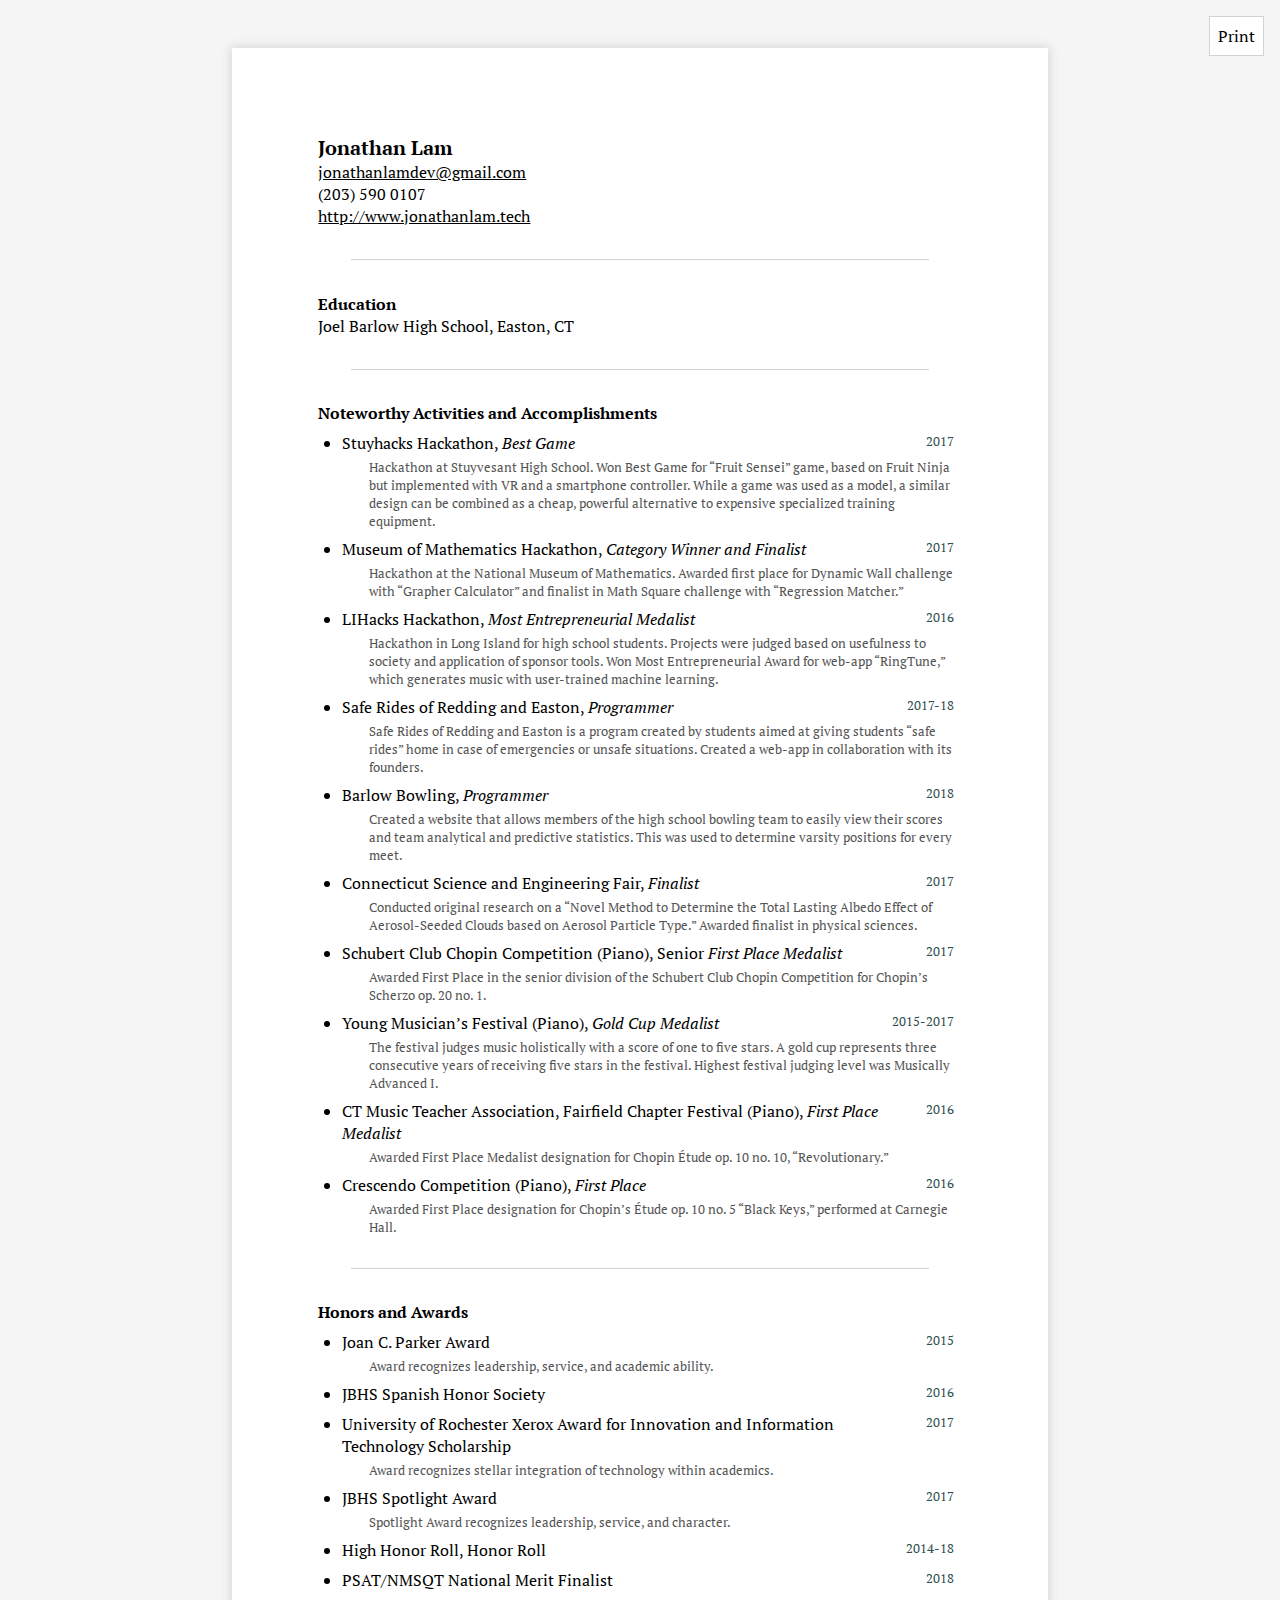
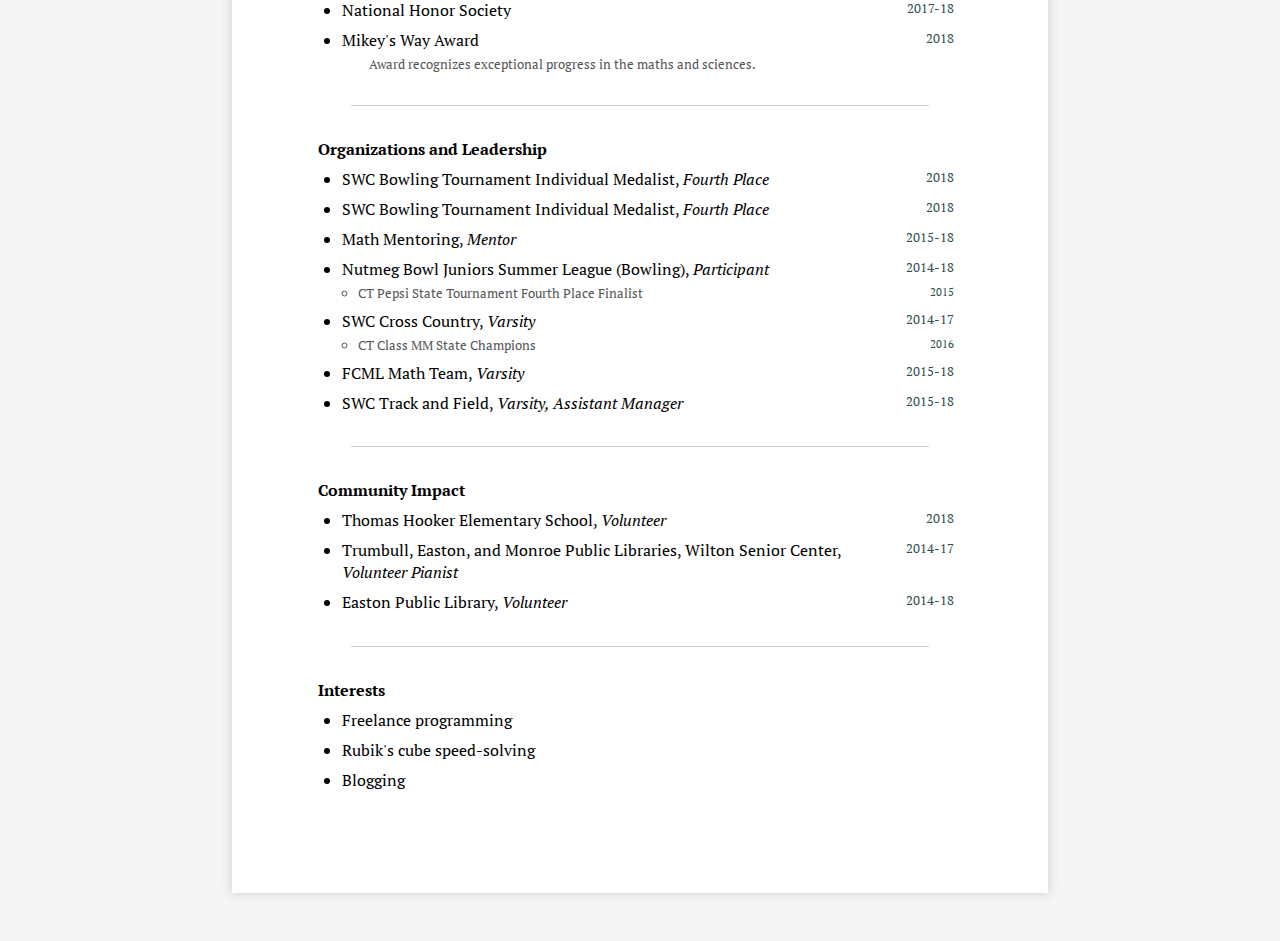
<file: hs-resume/index.html>
<!doctype html>
<html>
  <head>
    <title>Jonathan Lam &mdash; Résumé</title>
    <link rel='stylesheet' href='https://fonts.googleapis.com/css?family=PT+Serif:400,700'>
    <link rel='stylesheet' href='../resume.css'>
  </head>
  <body>
    <div id='printButton' onclick='print()'>Print</div>
    <h1>Jonathan Lam</h1>
    <p><a href='mailto:jonathanlamdev@gmail.com' target='_blank'>jonathanlamdev@gmail.com</a></p>
    <p>(203) 590 0107</p>
    <p><a href='../'>http://www.jonathanlam.tech</a></p>
    <hr>
    <h3>Education</h3>
    <p>Joel Barlow High School, Easton, CT</p>
    <hr>
    <h3>Noteworthy Activities and Accomplishments</h3>
    <ul>
      <li>
        <p class='float-right'>2017</p>
        <p>Stuyhacks Hackathon, <em>Best Game</em></p>
        <p>Hackathon at Stuyvesant High School. Won Best Game for “Fruit Sensei” game, based on Fruit Ninja but implemented with VR and a smartphone controller. While a game was used as a model, a similar design can be combined as a cheap, powerful alternative to expensive specialized training equipment.</p>
      </li>
      <li>
        <p class='float-right'>2017</p>
        <p>Museum of Mathematics Hackathon, <em>Category Winner and Finalist</em></p>
        <p>Hackathon at the National Museum of Mathematics. Awarded first place for Dynamic Wall challenge with “Grapher Calculator” and finalist in Math Square challenge with “Regression Matcher.”</p>
      </li>
      <li>
        <p class='float-right'>2016</p>
        <p>LIHacks Hackathon, <em>Most Entrepreneurial Medalist</em></p>
        <p>Hackathon in Long Island for high school students. Projects were judged based on usefulness to society and application of sponsor tools. Won Most Entrepreneurial Award for web-app “RingTune,” which generates music with user-trained machine learning.</p>
      </li>
      <li>
        <p class='float-right'>2017-18</p>
        <p>Safe Rides of Redding and Easton, <em>Programmer</em></p>
        <p>Safe Rides of Redding and Easton is a program created by students aimed at giving students “safe rides” home in case of emergencies or unsafe situations. Created a web-app in collaboration with its founders.</p>
      </li>
      <li>
        <p class='float-right'>2018</p>
        <p>Barlow Bowling, <em>Programmer</em></p>
        <p>Created a website that allows members of the high school bowling team to easily view their scores and team analytical and predictive statistics. This was used to determine varsity positions for every meet.</p>
      </li>
      <li>
        <p class='float-right'>2017</p>
        <p>Connecticut Science and Engineering Fair, <em>Finalist</em></p>
        <p>Conducted original research on a “Novel Method to Determine the Total Lasting Albedo Effect of Aerosol-Seeded Clouds based on Aerosol Particle Type.” Awarded finalist in physical sciences.</p>
      </li>
      <li>
        <p class='float-right'>2017</p>
        <p>Schubert Club Chopin Competition (Piano), Senior <em>First Place Medalist</em></p>
        <p>Awarded First Place in the senior division of the Schubert Club Chopin Competition for Chopin’s Scherzo op. 20 no. 1.</p>
      </li>
      <li>
        <p class='float-right'>2015-2017</p>
        <p>Young Musician’s Festival (Piano), <em>Gold Cup Medalist</em></p>
        <p>The festival judges music holistically with a score of one to five stars. A gold cup represents three consecutive years of receiving five stars in the festival. Highest festival judging level was Musically Advanced I.</p>
      </li>
      <li>
        <p class='float-right'>2016</p>
        <p>CT Music Teacher Association, Fairfield Chapter Festival (Piano), <em>First Place Medalist</em></p>
        <p>Awarded First Place Medalist designation for Chopin Étude op. 10 no. 10, “Revolutionary.”</p>
      </li>
      <li>
        <p class='float-right'>2016</p>
        <p>Crescendo Competition (Piano), <em>First Place</em></p>
        <p>Awarded First Place designation for Chopin’s Étude op. 10 no. 5 “Black Keys,” performed at Carnegie Hall.</p>
      </li>
    </ul>
    <hr>
    <h3>Honors and Awards</h3>
    <ul>
      <li>
        <p class='float-right'>2015</p>
        <p>Joan C. Parker Award</p>
        <p>Award recognizes leadership, service, and academic ability.</p>
      </li>
      <li>
        <p class='float-right'>2016</p>
        <p>JBHS Spanish Honor Society</p>
      </li>
      <li>
        <p class='float-right'>2017</p>
        <p>University of Rochester Xerox Award for Innovation and Information Technology Scholarship</p>
        <p>Award recognizes stellar integration of technology within academics.</p>
      </li>
      <li>
        <p class='float-right'>2017</p>
        <p>JBHS Spotlight Award</p>
        <p>Spotlight Award recognizes leadership, service, and character.</p>
      </li>
      <li>
        <p class='float-right'>2014-18</p>
        <p>High Honor Roll, Honor Roll</p>
      </li>
      <li>
        <p class='float-right'>2018</p>
        <p>PSAT/NMSQT National Merit Finalist</p>
      </li>
      <li>
        <p class='float-right'>2017-18</p>
        <p>National Honor Society</p>
      </li>
      <li>
        <p class='float-right'>2018</p>
        <p>Mikey's Way Award</p>
        <p>Award recognizes exceptional progress in the maths and sciences.</p>
      </li>
    </ul>
    <hr>
    <h3>Organizations and Leadership
    </h3>
    <ul>
      <li>
        <p class='float-right'>2018</p>
        <p>SWC Bowling Tournament Individual Medalist, <em>Fourth Place</em></p>
      </li>
      <li>
        <p class='float-right'>2018</p>
        <p>SWC Bowling Tournament Individual Medalist, <em>Fourth Place</em></p>
      </li>
      <li>
        <p class='float-right'>2015-18</p>
        <p>Math Mentoring, <em>Mentor</em></p>
      </li>
      <li>
        <p class='float-right'>2014-18</p>
        <p>Nutmeg Bowl Juniors Summer League (Bowling), <em>Participant</em></p>
        <ul>
          <li>
            <p class='float-right'>2015</p>
            <p>CT Pepsi State Tournament Fourth Place Finalist</p>
          </li>
        </ul>
      </li>
      <li>
        <p class='float-right'>2014-17</p>
        <p>SWC Cross Country, <em>Varsity</em></p>
        <ul>
          <li>
            <p class='float-right'>2016</p>
            <p>CT Class MM State Champions</p>
          </li>
        </ul>
      </li>
      <li>
        <p class='float-right'>2015-18</p>
        <p>FCML Math Team, <em>Varsity</em></p>
      </li>
      <li>
        <p class='float-right'>2015-18</p>
        <p>SWC Track and Field, <em>Varsity, Assistant Manager</em></p>
      </li>
    </ul>
    <hr>
    <h3>Community Impact</h3>
    <ul>
      <li>
        <p class='float-right'>2018</p>
        <p>Thomas Hooker Elementary School, <em>Volunteer</em></p>
      </li>
      <li>
        <p class='float-right'>2014-17</p>
        <p>Trumbull, Easton, and Monroe Public Libraries, Wilton Senior Center, <em>Volunteer Pianist</em></p>
      </li>
      <li>
        <p class='float-right'>2014-18</p>
        <p>Easton Public Library, <em>Volunteer</em></p>
      </li>
    </ul>
    <hr>
    <h3>Interests</h3>
    <ul>
      <li>Freelance programming</li>
      <li>Rubik's cube speed-solving</li>
      <li>Blogging</li>
    </ul>
  </body>
</html>
</file>
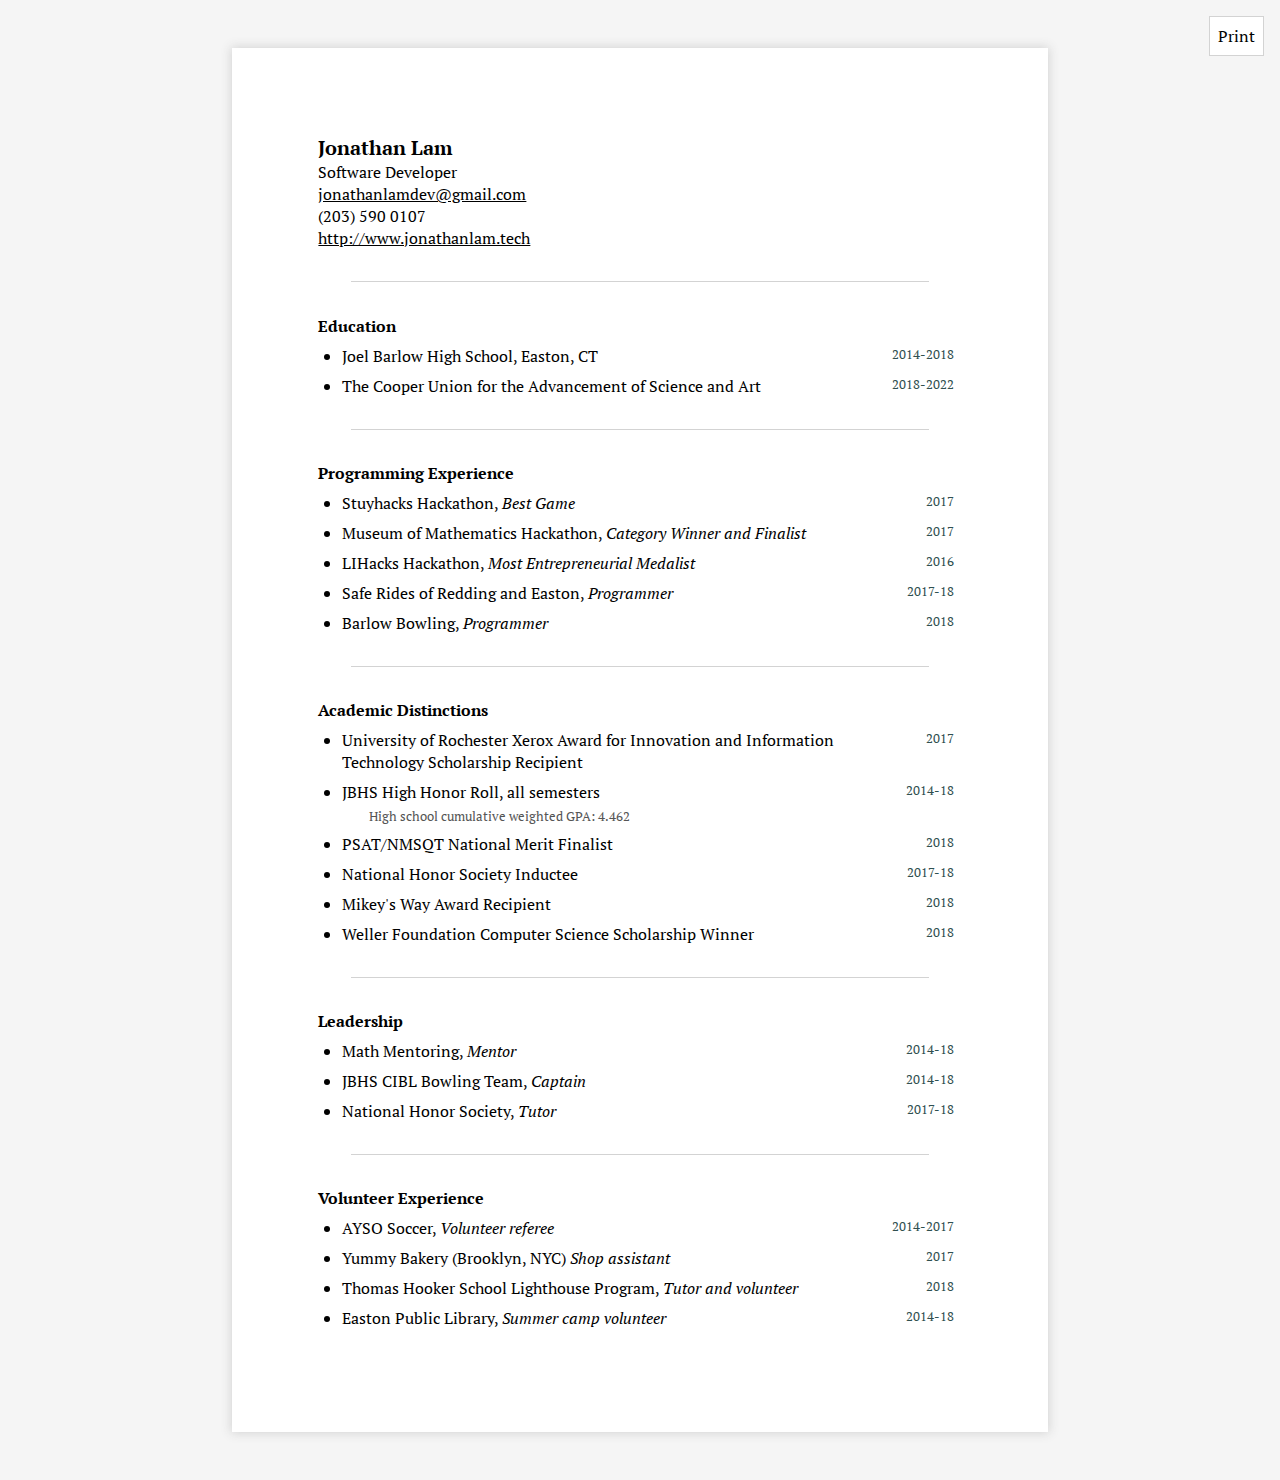
<file: resume-old/index.html>
<!doctype html>
<html>
  <head>
    <title>Jonathan Lam &mdash; Résumé</title>
    <link rel='stylesheet' href='https://fonts.googleapis.com/css?family=PT+Serif:400,700'>
    <link rel='stylesheet' href='../resume.css'>
  </head>
  <body>
    <div id='printButton' onclick='print()'>Print</div>
    <h1>Jonathan Lam</h1>
    <p>Software Developer</p>
    <p><a href='mailto:jonathanlamdev@gmail.com' target='_blank'>jonathanlamdev@gmail.com</a></p>
    <p>(203) 590 0107</p>
    <p><a href='../'>http://www.jonathanlam.tech</a></p>
    <hr>
    <h3>Education</h3>
    <ul>
      <li>
        <p class='float-right'>2014-2018</p>
        <p>Joel Barlow High School, Easton, CT</p>
      </li>
      <li>
        <p class='float-right'>2018-2022</p>
        <p>The Cooper Union for the Advancement of Science and Art</p>
      </li>
    </ul>
    <hr>
    <h3>Programming Experience</h3>
    <ul>
      <li>
        <p class='float-right'>2017</p>
        <p>Stuyhacks Hackathon, <em>Best Game</em></p>
<!--        <p>Hackathon at Stuyvesant High School. Won Best Game for “Fruit Sensei” game, based on Fruit Ninja but implemented with VR and a smartphone controller. While a game was used as a model, a similar design can be combined as a cheap, powerful alternative to expensive specialized training equipment.</p>-->
      </li>
      <li>
        <p class='float-right'>2017</p>
        <p>Museum of Mathematics Hackathon, <em>Category Winner and Finalist</em></p>
<!--        <p>Hackathon at the National Museum of Mathematics. Awarded first place for Dynamic Wall challenge with “Grapher Calculator” and finalist in Math Square challenge with “Regression Matcher.”</p>-->
      </li>
      <li>
        <p class='float-right'>2016</p>
        <p>LIHacks Hackathon, <em>Most Entrepreneurial Medalist</em></p>
<!--        <p>Hackathon in Long Island for high school students. Projects were judged based on usefulness to society and application of sponsor tools. Won Most Entrepreneurial Award for web-app “RingTune,” which generates music with user-trained machine learning.</p>-->
      </li>
      <li>
        <p class='float-right'>2017-18</p>
        <p>Safe Rides of Redding and Easton, <em>Programmer</em></p>
<!--        <p>Safe Rides of Redding and Easton is a program created by students aimed at giving students “safe rides” home in case of emergencies or unsafe situations. Created a web-app in collaboration with its founders.</p>-->
      </li>
      <li>
        <p class='float-right'>2018</p>
        <p>Barlow Bowling, <em>Programmer</em></p>
<!--        <p>Created a website that allows members of the high school bowling team to easily view their scores and team analytical and predictive statistics. This was used to determine varsity positions for every meet.</p>-->
      </li>
    </ul>
    <hr>
    <h3>Academic Distinctions</h3>
    <ul>
      <li>
        <p class='float-right'>2017</p>
        <p>University of Rochester Xerox Award for Innovation and Information Technology Scholarship Recipient</p>
<!--        <p>Award recognizes integration of technology within academics.</p>-->
      </li>
      <li>
        <p class='float-right'>2014-18</p>
        <p>JBHS High Honor Roll, all semesters</p>
        <p>High school cumulative weighted GPA: 4.462</p>
      </li>
      <li>
        <p class='float-right'>2018</p>
        <p>PSAT/NMSQT National Merit Finalist</p>
      </li>
      <li>
        <p class='float-right'>2017-18</p>
        <p>National Honor Society Inductee</p>
      </li>
      <li>
        <p class='float-right'>2018</p>
        <p>Mikey's Way Award Recipient</p>
<!--        <p>Award recognizes exceptional progress in the maths and sciences.</p>-->
      </li>
      <li>
        <p class='float-right'>2018</p>
        <p>Weller Foundation Computer Science Scholarship Winner</p>
      </li>
    </ul>
    <hr>
    <h3>Leadership</h3>
    <ul>
      <li>
        <p class='float-right'>2014-18</p>
        <p>Math Mentoring, <em>Mentor</em></p>
      </li>
      <li>
        <p class='float-right'>2014-18</p>
        <p>JBHS CIBL Bowling Team, <em>Captain</em></p>
      </li>
      <li>
        <p class='float-right'>2017-18</p>
        <p>National Honor Society, <em>Tutor</em></p>
      </li>
    </ul>
    <hr>
    <h3>Volunteer Experience</h3>
    <ul>
      <li>
        <p class='float-right'>2014-2017</p>
        <p>AYSO Soccer, <em>Volunteer referee</em></p>
      </li>
      <li>
        <p class='float-right'>2017</p>
        <p>Yummy Bakery (Brooklyn, NYC) <em>Shop assistant</em></p>
      </li>
      <li>
        <p class='float-right'>2018</p>
        <p>Thomas Hooker School Lighthouse Program, <em>Tutor and volunteer</em></p>
      </li>
      <li>
        <p class='float-right'>2014-18</p>
        <p>Easton Public Library, <em>Summer camp volunteer</em></p>
      </li>
    </ul>
  </body>
</html>
</file>
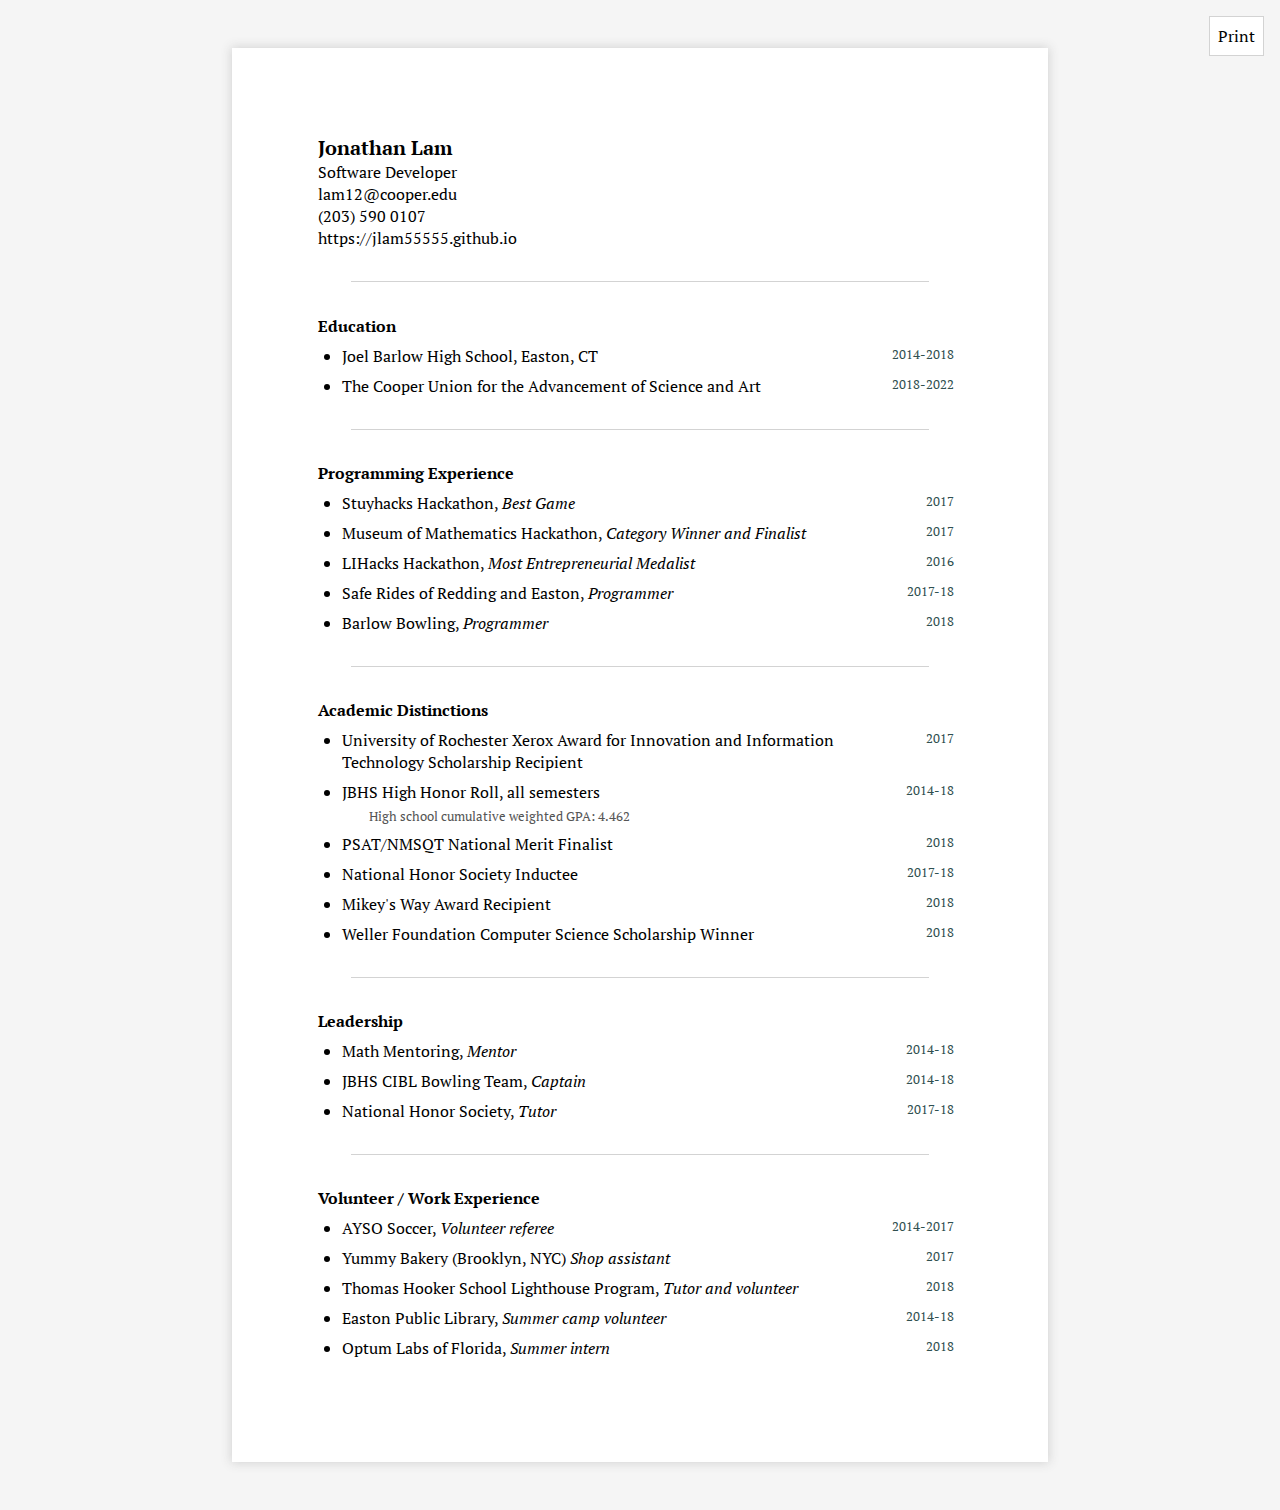
<file: resume-old/index2.html>
<!doctype html>
<html>
  <head>
    <title>Jonathan Lam &mdash; Résumé</title>
    <link rel='stylesheet' href='https://fonts.googleapis.com/css?family=PT+Serif:400,700'>
    <link rel='stylesheet' href='../resume.css'>
  </head>
  <body>
    <div id='printButton' onclick='print()'>Print</div>
    <h1>Jonathan Lam</h1>
    <p>Software Developer</p>
    <p>lam12@cooper.edu</p>
    <p>(203) 590 0107</p>
    <p>https://jlam55555.github.io</p>
    <hr>
    <h3>Education</h3>
    <ul>
      <li>
        <p class='float-right'>2014-2018</p>
        <p>Joel Barlow High School, Easton, CT</p>
      </li>
      <li>
        <p class='float-right'>2018-2022</p>
        <p>The Cooper Union for the Advancement of Science and Art</p>
      </li>
    </ul>
    <hr>
    <h3>Programming Experience</h3>
    <ul>
      <li>
        <p class='float-right'>2017</p>
        <p>Stuyhacks Hackathon, <em>Best Game</em></p>
<!--        <p>Hackathon at Stuyvesant High School. Won Best Game for “Fruit Sensei” game, based on Fruit Ninja but implemented with VR and a smartphone controller. While a game was used as a model, a similar design can be combined as a cheap, powerful alternative to expensive specialized training equipment.</p>-->
      </li>
      <li>
        <p class='float-right'>2017</p>
        <p>Museum of Mathematics Hackathon, <em>Category Winner and Finalist</em></p>
<!--        <p>Hackathon at the National Museum of Mathematics. Awarded first place for Dynamic Wall challenge with “Grapher Calculator” and finalist in Math Square challenge with “Regression Matcher.”</p>-->
      </li>
      <li>
        <p class='float-right'>2016</p>
        <p>LIHacks Hackathon, <em>Most Entrepreneurial Medalist</em></p>
<!--        <p>Hackathon in Long Island for high school students. Projects were judged based on usefulness to society and application of sponsor tools. Won Most Entrepreneurial Award for web-app “RingTune,” which generates music with user-trained machine learning.</p>-->
      </li>
      <li>
        <p class='float-right'>2017-18</p>
        <p>Safe Rides of Redding and Easton, <em>Programmer</em></p>
<!--        <p>Safe Rides of Redding and Easton is a program created by students aimed at giving students “safe rides” home in case of emergencies or unsafe situations. Created a web-app in collaboration with its founders.</p>-->
      </li>
      <li>
        <p class='float-right'>2018</p>
        <p>Barlow Bowling, <em>Programmer</em></p>
<!--        <p>Created a website that allows members of the high school bowling team to easily view their scores and team analytical and predictive statistics. This was used to determine varsity positions for every meet.</p>-->
      </li>
    </ul>
    <hr>
    <h3>Academic Distinctions</h3>
    <ul>
      <li>
        <p class='float-right'>2017</p>
        <p>University of Rochester Xerox Award for Innovation and Information Technology Scholarship Recipient</p>
<!--        <p>Award recognizes integration of technology within academics.</p>-->
      </li>
      <li>
        <p class='float-right'>2014-18</p>
        <p>JBHS High Honor Roll, all semesters</p>
        <p>High school cumulative weighted GPA: 4.462</p>
      </li>
      <li>
        <p class='float-right'>2018</p>
        <p>PSAT/NMSQT National Merit Finalist</p>
      </li>
      <li>
        <p class='float-right'>2017-18</p>
        <p>National Honor Society Inductee</p>
      </li>
      <li>
        <p class='float-right'>2018</p>
        <p>Mikey's Way Award Recipient</p>
<!--        <p>Award recognizes exceptional progress in the maths and sciences.</p>-->
      </li>
      <li>
        <p class='float-right'>2018</p>
        <p>Weller Foundation Computer Science Scholarship Winner</p>
      </li>
    </ul>
    <hr>
    <h3>Leadership</h3>
    <ul>
      <li>
        <p class='float-right'>2014-18</p>
        <p>Math Mentoring, <em>Mentor</em></p>
      </li>
      <li>
        <p class='float-right'>2014-18</p>
        <p>JBHS CIBL Bowling Team, <em>Captain</em></p>
      </li>
      <li>
        <p class='float-right'>2017-18</p>
        <p>National Honor Society, <em>Tutor</em></p>
      </li>
    </ul>
    <hr>
    <h3>Volunteer / Work Experience</h3>
    <ul>
      <li>
        <p class='float-right'>2014-2017</p>
        <p>AYSO Soccer, <em>Volunteer referee</em></p>
      </li>
      <li>
        <p class='float-right'>2017</p>
        <p>Yummy Bakery (Brooklyn, NYC) <em>Shop assistant</em></p>
      </li>
      <li>
        <p class='float-right'>2018</p>
        <p>Thomas Hooker School Lighthouse Program, <em>Tutor and volunteer</em></p>
      </li>
      <li>
        <p class='float-right'>2014-18</p>
        <p>Easton Public Library, <em>Summer camp volunteer</em></p>
      </li>
      <li>
        <p class='float-right'>2018</p>
        <p>Optum Labs of Florida, <em>Summer intern</em></p>
      </li>
    </ul>
  </body>
</html>
</file>
<file: resume.css>
/* general body, html styles */
* {
  margin-top: 0;
  box-sizing: border-box;
}
body {
  background-color: white;
  padding: 0.9in;
  margin: 0.5in auto;
  width: 8.5in;
  box-shadow: 0 0 10px 1px lightgrey;
}
html {
  margin: 0;
  padding: 0;
  font-family: 'pt serif', serif;
  font-size: 0.167in;
}
html {
  background-color: whitesmoke;
}

/* specific elements */
.float-right {
  float: right;
  margin: 0 0 0 1em;
  font-size: smaller;
  color: darkslategrey;
}
#printButton {
  position: fixed;
  margin: 1em;
  padding: 0.5em;
  border: 1px solid lightgrey;
  background-color: white;
  top: 0;
  right: 0;
  cursor: pointer;
}
#printButton:hover {
  text-decoration: underline;
}

/* tags */
a {
  color: black;
}
h1 {
  font-size: 1.25em;
  margin: 0;
}
h3 {
  font-size: 1em;
  margin: 0;
}
hr {
  margin: 2em auto;
  border: none;
  background-color: lightgrey;
  width: 90%;
  height: 1px;
}
p {
  margin: 0;
}
ul {
  padding-left: 1em;
}
body > ul > li {
  margin: 0.5em;
}
body > ul > li > p:nth-child(2) {
  margin-bottom: 0.25em;
}
body > ul > li > p:nth-child(3) {
  margin-left: 2em;
  font-size: smaller;
  color: #555;
}
ul > li > ul > li {
  font-size: smaller;
  color: #555;
}

/* print styles */
@media print {
  a {
    color: black;
    text-decoration: none;
  }
  body {
    padding: 0.25in 0.25in 0 0.25in;
    margin: 0;
    box-shadow: none;
  }
  hr {
    margin: 1.5em 0 0.25em 0;
    height: 1px;
    width: 100%;
    background-color: black;
  }
  html {
    background-color: transparent;
  }
  #printButton {
    display: none;
  }
}
</file>
